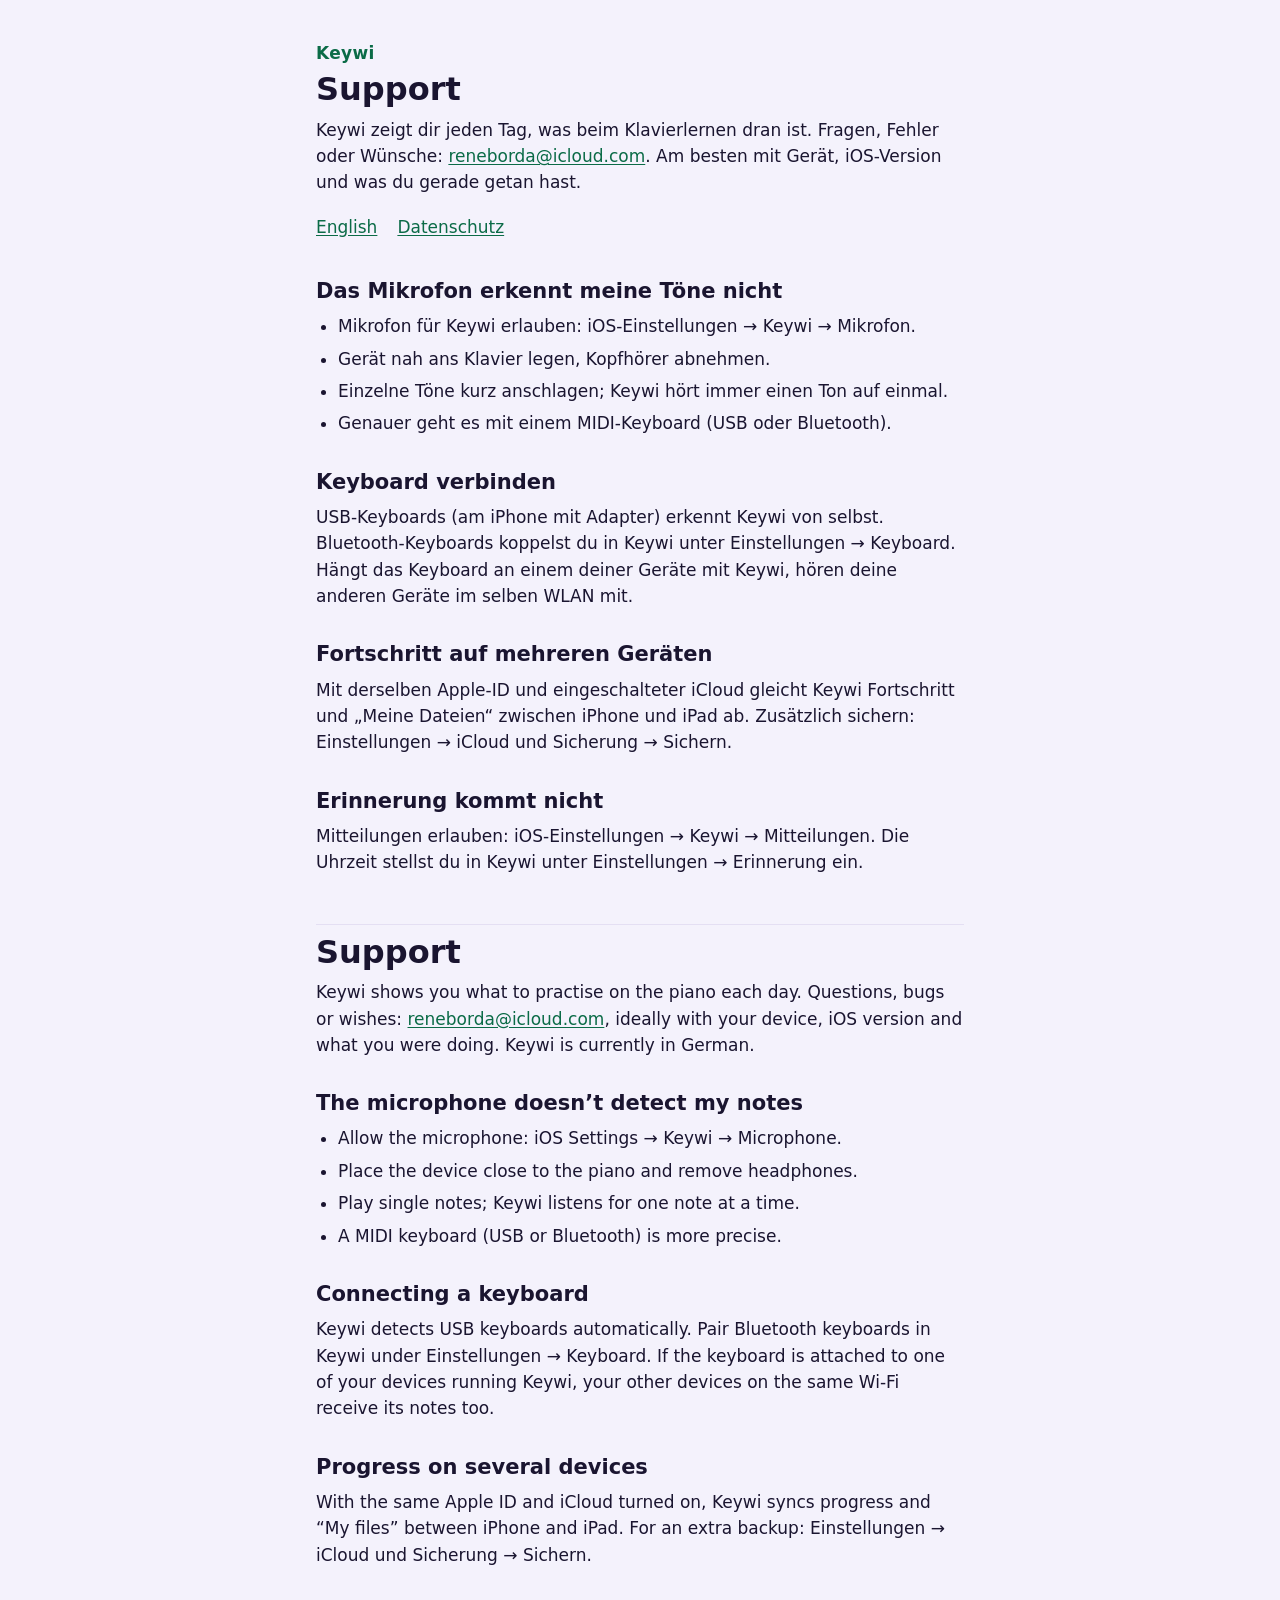
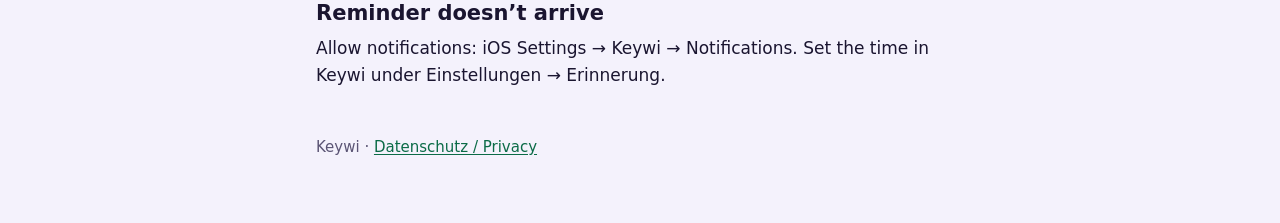
<file: index.html>
<!doctype html>
<!-- erklaertext-ok: Support-Seite für den App Store, von Rene ausdrücklich verlangt (Befund 68). -->
<html lang="de">
<head>
<meta charset="utf-8">
<meta name="viewport" content="width=device-width, initial-scale=1">
<title>Keywi – Support</title>
<meta name="description" content="Hilfe und Kontakt für die Klavier-App Keywi.">
<link rel="stylesheet" href="stil.css">
</head>
<body>
<main>
<header>
  <p class="marke">Keywi</p>
  <h1>Support</h1>
  <p>Keywi zeigt dir jeden Tag, was beim Klavierlernen dran ist. Fragen, Fehler oder Wünsche:
  <a href="mailto:reneborda@icloud.com?subject=Keywi">reneborda@icloud.com</a>. Am besten mit
  Gerät, iOS-Version und was du gerade getan hast.</p>
  <nav><a href="#en" hreflang="en">English</a><a href="datenschutz.html">Datenschutz</a></nav>
</header>

<section lang="de">
<h2>Das Mikrofon erkennt meine Töne nicht</h2>
<ul>
  <li>Mikrofon für Keywi erlauben: iOS-Einstellungen → Keywi → Mikrofon.</li>
  <li>Gerät nah ans Klavier legen, Kopfhörer abnehmen.</li>
  <li>Einzelne Töne kurz anschlagen; Keywi hört immer einen Ton auf einmal.</li>
  <li>Genauer geht es mit einem MIDI-Keyboard (USB oder Bluetooth).</li>
</ul>

<h2>Keyboard verbinden</h2>
<p>USB-Keyboards (am iPhone mit Adapter) erkennt Keywi von selbst. Bluetooth-Keyboards koppelst du
in Keywi unter Einstellungen → Keyboard. Hängt das Keyboard an einem deiner Geräte mit Keywi, hören
deine anderen Geräte im selben WLAN mit.</p>

<h2>Fortschritt auf mehreren Geräten</h2>
<p>Mit derselben Apple-ID und eingeschalteter iCloud gleicht Keywi Fortschritt und „Meine Dateien“
zwischen iPhone und iPad ab. Zusätzlich sichern: Einstellungen → iCloud und Sicherung → Sichern.</p>

<h2>Erinnerung kommt nicht</h2>
<p>Mitteilungen erlauben: iOS-Einstellungen → Keywi → Mitteilungen. Die Uhrzeit stellst du in Keywi
unter Einstellungen → Erinnerung ein.</p>
</section>

<section lang="en" id="en">
<h1>Support</h1>
<p>Keywi shows you what to practise on the piano each day. Questions, bugs or wishes:
<a href="mailto:reneborda@icloud.com?subject=Keywi">reneborda@icloud.com</a>, ideally with your
device, iOS version and what you were doing. Keywi is currently in German.</p>

<h2>The microphone doesn’t detect my notes</h2>
<ul>
  <li>Allow the microphone: iOS Settings → Keywi → Microphone.</li>
  <li>Place the device close to the piano and remove headphones.</li>
  <li>Play single notes; Keywi listens for one note at a time.</li>
  <li>A MIDI keyboard (USB or Bluetooth) is more precise.</li>
</ul>

<h2>Connecting a keyboard</h2>
<p>Keywi detects USB keyboards automatically. Pair Bluetooth keyboards in Keywi under
Einstellungen → Keyboard. If the keyboard is attached to one of your devices running Keywi,
your other devices on the same Wi‑Fi receive its notes too.</p>

<h2>Progress on several devices</h2>
<p>With the same Apple ID and iCloud turned on, Keywi syncs progress and “My files” between iPhone
and iPad. For an extra backup: Einstellungen → iCloud und Sicherung → Sichern.</p>

<h2>Reminder doesn’t arrive</h2>
<p>Allow notifications: iOS Settings → Keywi → Notifications. Set the time in Keywi under
Einstellungen → Erinnerung.</p>
</section>

<footer>Keywi · <a href="datenschutz.html">Datenschutz / Privacy</a></footer>
</main>
</body>
</html>
</file>
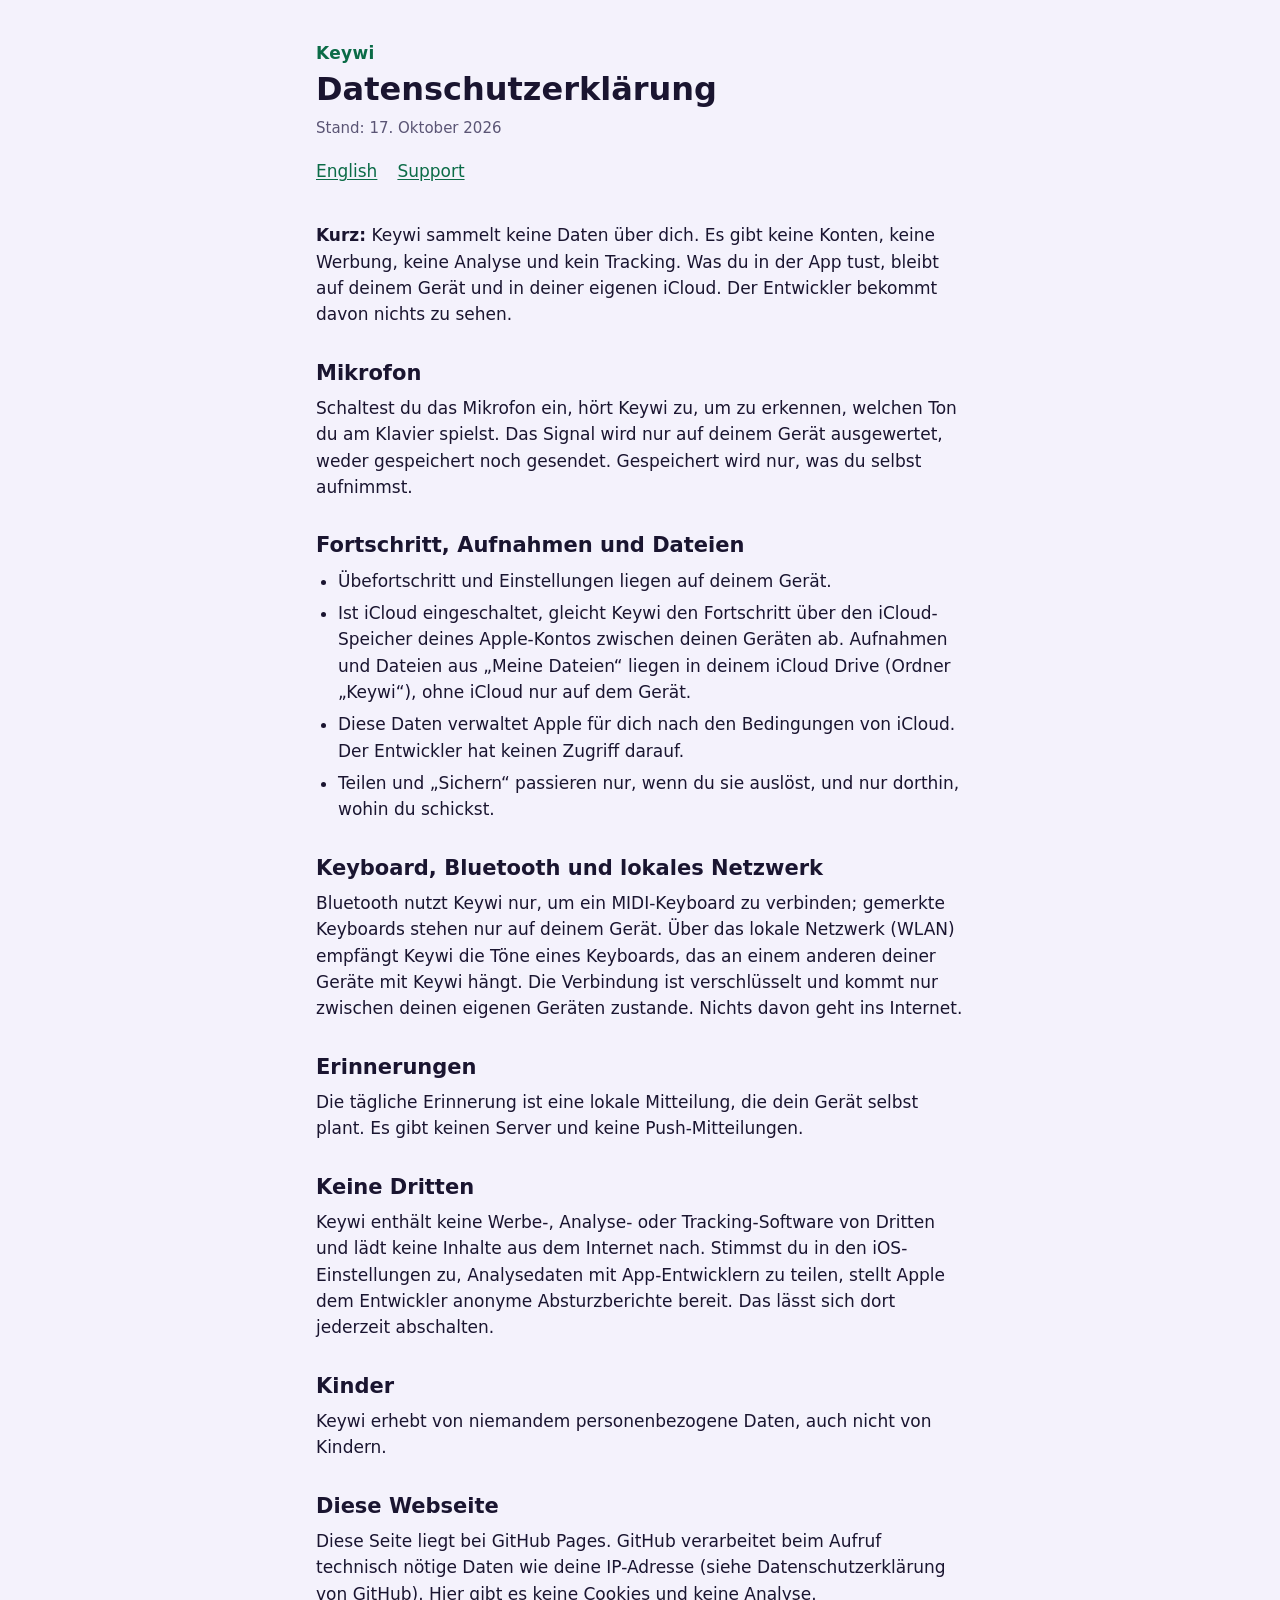
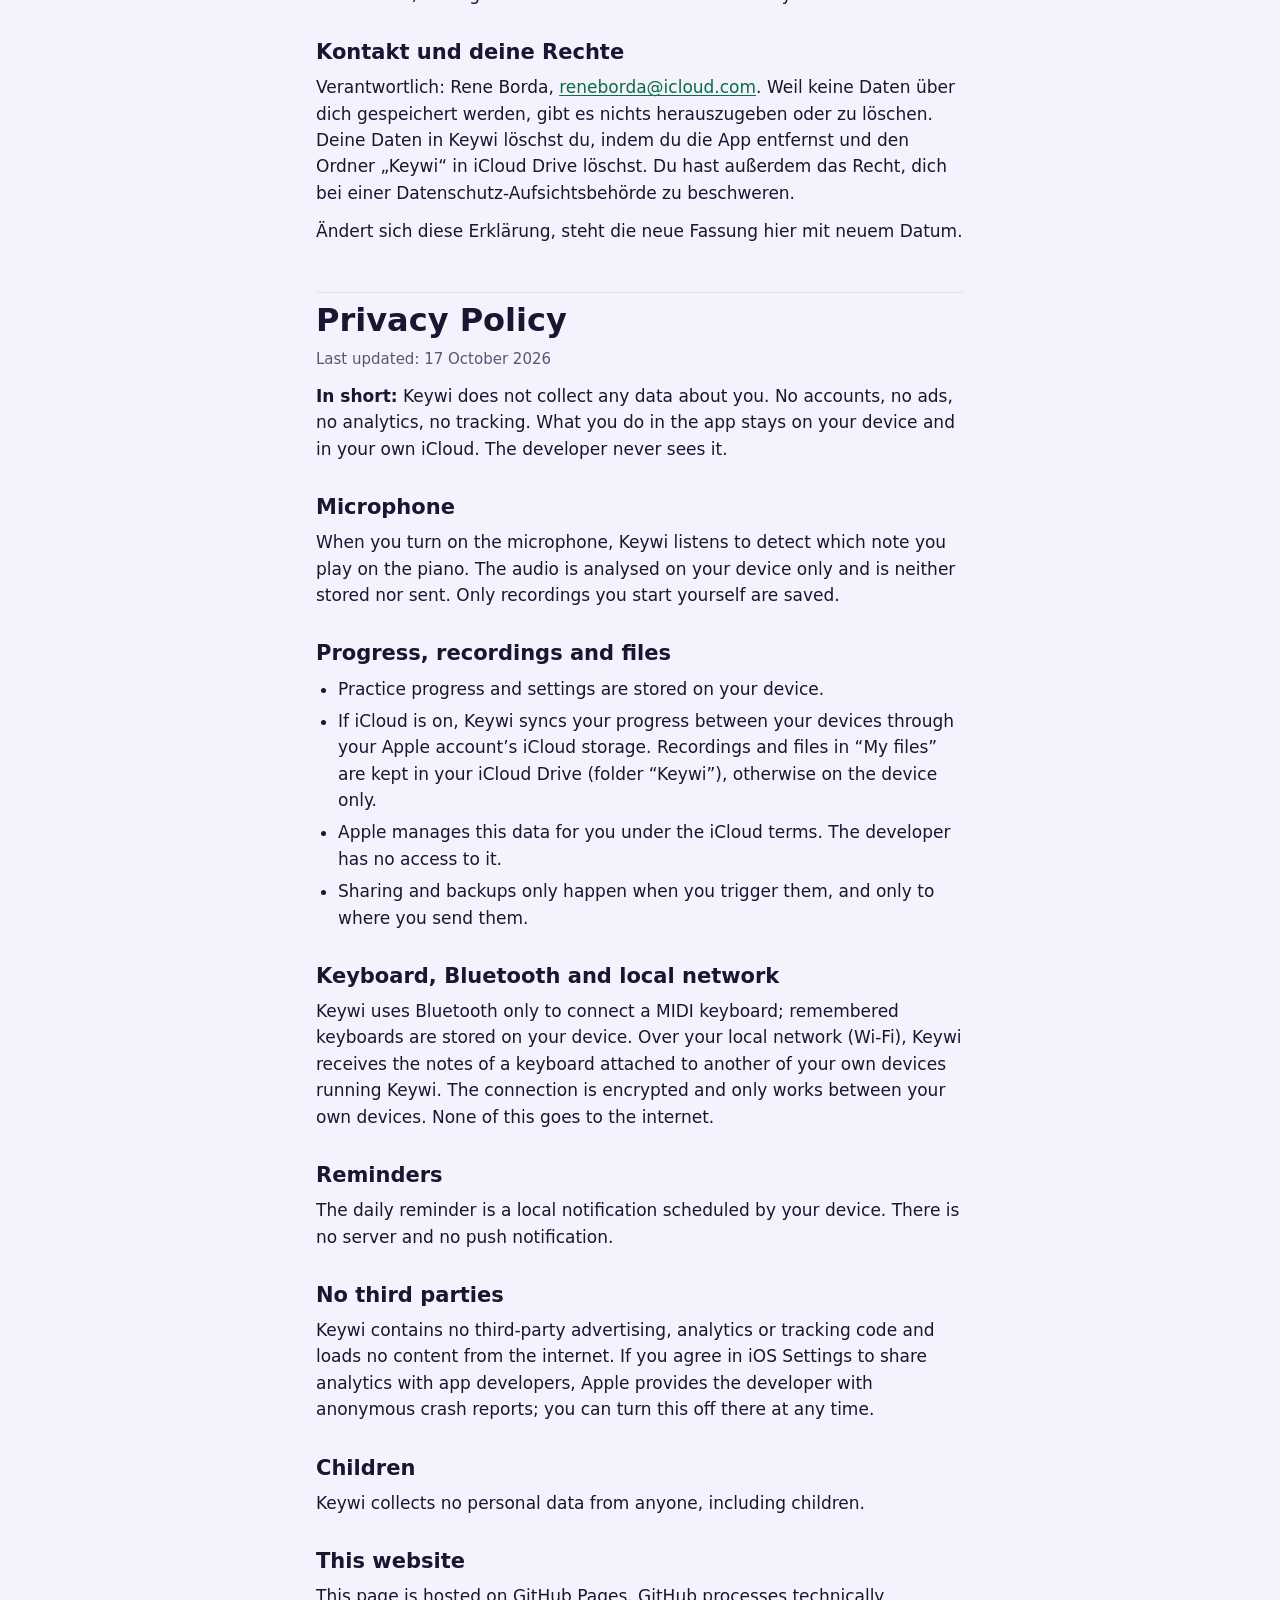
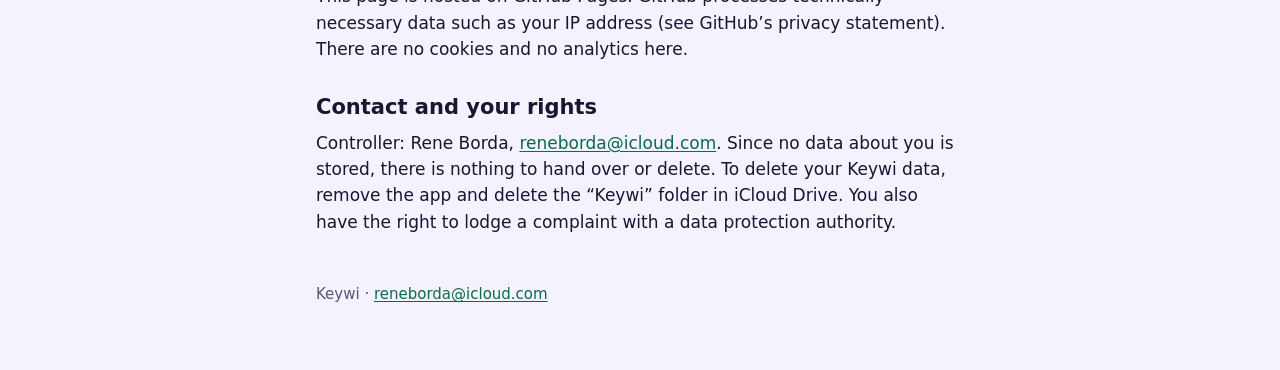
<file: datenschutz.html>
<!doctype html>
<!-- erklaertext-ok: Datenschutzerklärung für den App Store, von Rene ausdrücklich verlangt (Befund 68). Fließtext ist hier der Zweck. -->
<html lang="de">
<head>
<meta charset="utf-8">
<meta name="viewport" content="width=device-width, initial-scale=1">
<title>Keywi – Datenschutz</title>
<meta name="description" content="Datenschutz in Keywi: keine Konten, keine Werbung, kein Tracking.">
<link rel="stylesheet" href="stil.css">
</head>
<body>
<main>
<header>
  <p class="marke">Keywi</p>
  <h1>Datenschutzerklärung</h1>
  <p class="leise">Stand: 17. Oktober 2026</p>
  <nav><a href="#en" hreflang="en">English</a><a href="./">Support</a></nav>
</header>

<section lang="de">
<p><strong>Kurz:</strong> Keywi sammelt keine Daten über dich. Es gibt keine Konten, keine Werbung,
keine Analyse und kein Tracking. Was du in der App tust, bleibt auf deinem Gerät und in deiner
eigenen iCloud. Der Entwickler bekommt davon nichts zu sehen.</p>

<h2>Mikrofon</h2>
<p>Schaltest du das Mikrofon ein, hört Keywi zu, um zu erkennen, welchen Ton du am Klavier spielst.
Das Signal wird nur auf deinem Gerät ausgewertet, weder gespeichert noch gesendet. Gespeichert wird
nur, was du selbst aufnimmst.</p>

<h2>Fortschritt, Aufnahmen und Dateien</h2>
<ul>
  <li>Übefortschritt und Einstellungen liegen auf deinem Gerät.</li>
  <li>Ist iCloud eingeschaltet, gleicht Keywi den Fortschritt über den iCloud-Speicher deines
    Apple-Kontos zwischen deinen Geräten ab. Aufnahmen und Dateien aus „Meine Dateien“ liegen in
    deinem iCloud Drive (Ordner „Keywi“), ohne iCloud nur auf dem Gerät.</li>
  <li>Diese Daten verwaltet Apple für dich nach den Bedingungen von iCloud. Der Entwickler hat
    keinen Zugriff darauf.</li>
  <li>Teilen und „Sichern“ passieren nur, wenn du sie auslöst, und nur dorthin, wohin du schickst.</li>
</ul>

<h2>Keyboard, Bluetooth und lokales Netzwerk</h2>
<p>Bluetooth nutzt Keywi nur, um ein MIDI-Keyboard zu verbinden; gemerkte Keyboards stehen nur auf
deinem Gerät. Über das lokale Netzwerk (WLAN) empfängt Keywi die Töne eines Keyboards, das an
einem anderen deiner Geräte mit Keywi hängt. Die Verbindung ist verschlüsselt und kommt nur
zwischen deinen eigenen Geräten zustande. Nichts davon geht ins Internet.</p>

<h2>Erinnerungen</h2>
<p>Die tägliche Erinnerung ist eine lokale Mitteilung, die dein Gerät selbst plant. Es gibt keinen
Server und keine Push-Mitteilungen.</p>

<h2>Keine Dritten</h2>
<p>Keywi enthält keine Werbe-, Analyse- oder Tracking-Software von Dritten und lädt keine Inhalte
aus dem Internet nach. Stimmst du in den iOS-Einstellungen zu, Analysedaten mit App-Entwicklern zu
teilen, stellt Apple dem Entwickler anonyme Absturzberichte bereit. Das lässt sich dort jederzeit
abschalten.</p>

<h2>Kinder</h2>
<p>Keywi erhebt von niemandem personenbezogene Daten, auch nicht von Kindern.</p>

<h2>Diese Webseite</h2>
<p>Diese Seite liegt bei GitHub Pages. GitHub verarbeitet beim Aufruf technisch nötige Daten wie
deine IP-Adresse (siehe Datenschutzerklärung von GitHub). Hier gibt es keine Cookies und keine Analyse.</p>

<h2>Kontakt und deine Rechte</h2>
<p>Verantwortlich: Rene Borda, <a href="mailto:reneborda@icloud.com">reneborda@icloud.com</a>.
Weil keine Daten über dich gespeichert werden, gibt es nichts herauszugeben oder zu löschen. Deine
Daten in Keywi löschst du, indem du die App entfernst und den Ordner „Keywi“ in iCloud Drive
löschst. Du hast außerdem das Recht, dich bei einer Datenschutz-Aufsichtsbehörde zu beschweren.</p>
<p>Ändert sich diese Erklärung, steht die neue Fassung hier mit neuem Datum.</p>
</section>

<section lang="en" id="en">
<h1>Privacy Policy</h1>
<p class="leise">Last updated: 17 October 2026</p>

<p><strong>In short:</strong> Keywi does not collect any data about you. No accounts, no ads, no
analytics, no tracking. What you do in the app stays on your device and in your own iCloud. The
developer never sees it.</p>

<h2>Microphone</h2>
<p>When you turn on the microphone, Keywi listens to detect which note you play on the piano. The
audio is analysed on your device only and is neither stored nor sent. Only recordings you start
yourself are saved.</p>

<h2>Progress, recordings and files</h2>
<ul>
  <li>Practice progress and settings are stored on your device.</li>
  <li>If iCloud is on, Keywi syncs your progress between your devices through your Apple account’s
    iCloud storage. Recordings and files in “My files” are kept in your iCloud Drive (folder
    “Keywi”), otherwise on the device only.</li>
  <li>Apple manages this data for you under the iCloud terms. The developer has no access to it.</li>
  <li>Sharing and backups only happen when you trigger them, and only to where you send them.</li>
</ul>

<h2>Keyboard, Bluetooth and local network</h2>
<p>Keywi uses Bluetooth only to connect a MIDI keyboard; remembered keyboards are stored on your
device. Over your local network (Wi‑Fi), Keywi receives the notes of a keyboard attached to another
of your own devices running Keywi. The connection is encrypted and only works between your own
devices. None of this goes to the internet.</p>

<h2>Reminders</h2>
<p>The daily reminder is a local notification scheduled by your device. There is no server and no
push notification.</p>

<h2>No third parties</h2>
<p>Keywi contains no third‑party advertising, analytics or tracking code and loads no content from
the internet. If you agree in iOS Settings to share analytics with app developers, Apple provides
the developer with anonymous crash reports; you can turn this off there at any time.</p>

<h2>Children</h2>
<p>Keywi collects no personal data from anyone, including children.</p>

<h2>This website</h2>
<p>This page is hosted on GitHub Pages. GitHub processes technically necessary data such as your IP
address (see GitHub’s privacy statement). There are no cookies and no analytics here.</p>

<h2>Contact and your rights</h2>
<p>Controller: Rene Borda, <a href="mailto:reneborda@icloud.com">reneborda@icloud.com</a>.
Since no data about you is stored, there is nothing to hand over or delete. To delete your Keywi
data, remove the app and delete the “Keywi” folder in iCloud Drive. You also have the right to
lodge a complaint with a data protection authority.</p>
</section>

<footer>Keywi · <a href="mailto:reneborda@icloud.com">reneborda@icloud.com</a></footer>
</main>
</body>
</html>
</file>
<file: stil.css>
:root {
  color-scheme: light dark;
  --grund: #f4f2fc;
  --flaeche: #ffffff;
  --tinte: #1a1530;
  --leise: #5b5575;
  --linie: #e4dff3;
  --marke: #0b6b47;
}
@media (prefers-color-scheme: dark) {
  :root {
    --grund: #121019;
    --flaeche: #1c1928;
    --tinte: #eeeaf8;
    --leise: #aaa3c4;
    --linie: #2e2a40;
    --marke: #5fd09d;
  }
}
* { box-sizing: border-box; }
html { -webkit-text-size-adjust: 100%; }
body {
  margin: 0;
  background: var(--grund);
  color: var(--tinte);
  font: 17px/1.55 -apple-system, BlinkMacSystemFont, "Segoe UI", system-ui, sans-serif;
}
main {
  max-width: 680px;
  margin: 0 auto;
  padding: 40px 16px 64px;
}
header { margin-bottom: 32px; }
.marke { color: var(--marke); font-weight: 700; letter-spacing: 0.02em; margin: 0 0 4px; }
h1 { font-size: 32px; line-height: 1.2; margin: 0 0 8px; }
h2 { font-size: 21px; line-height: 1.3; margin: 32px 0 8px; }
p, ul { margin: 0 0 12px; }
ul { padding-left: 22px; }
li { margin-bottom: 6px; }
a { color: var(--marke); text-underline-offset: 2px; }
.leise { color: var(--leise); font-size: 15px; }
nav { display: flex; flex-wrap: wrap; gap: 8px 20px; margin-top: 12px; }
nav a { display: inline-block; padding: 6px 0; }
section + section { border-top: 1px solid var(--linie); margin-top: 48px; padding-top: 8px; }
footer { margin-top: 48px; color: var(--leise); font-size: 15px; }
</file>
